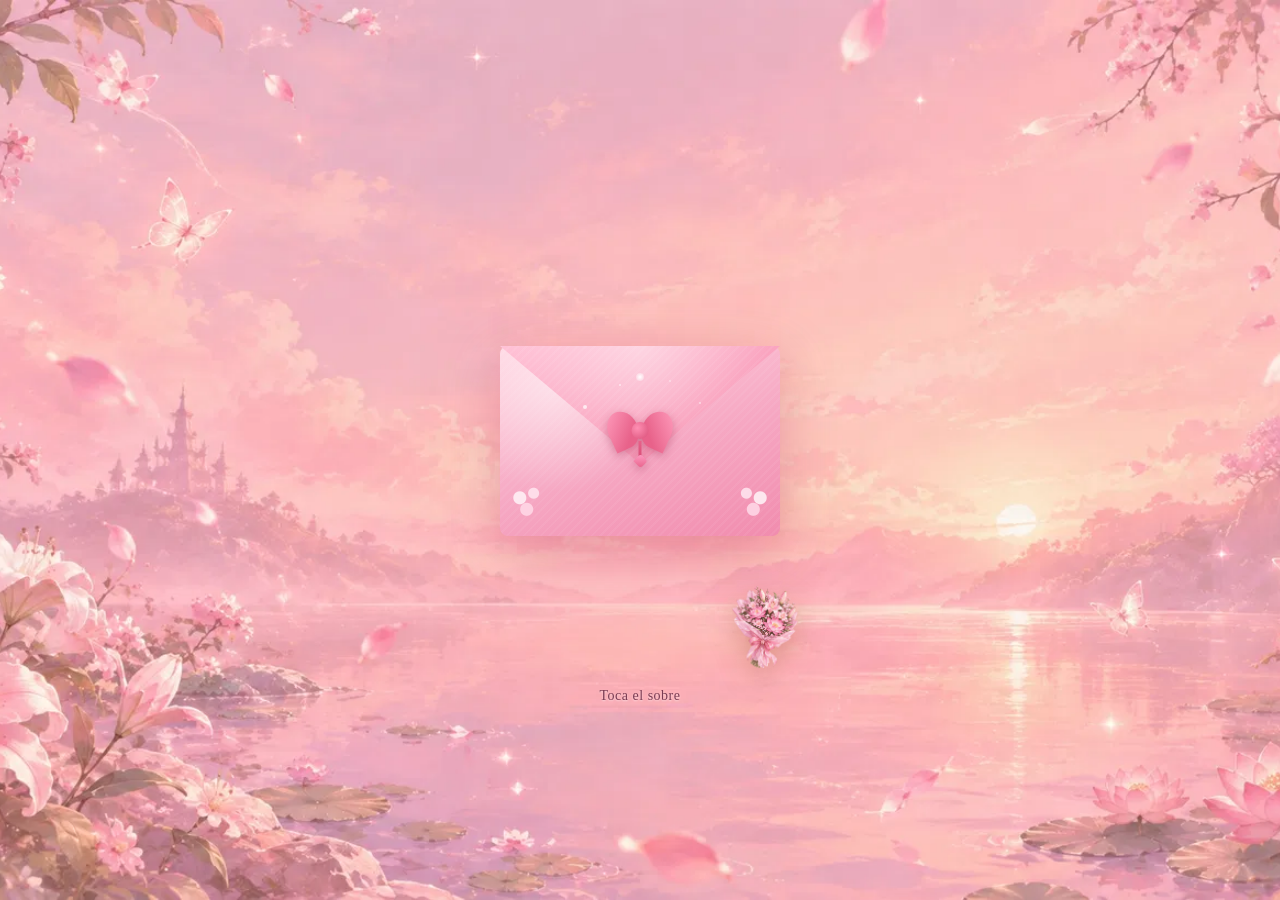
<file: index.html>
<!doctype html>
<html lang="es">
    <head>
        <meta charset="UTF-8" />
        <meta name="viewport" content="width=device-width, initial-scale=1.0" />
        <title>Para ti</title>
        <link rel="stylesheet" href="style.css" />
    </head>
    <body>
        <div id="app">
            <div id="home-petals"></div>

            <section id="view-main" class="view active">
                <div id="scene">
                    <div id="letter-card">
                        <div class="letter-page" data-page="1">
                            <p class="letter-greeting">Para ti</p>
                            <p class="letter-body">
                                Feliz cumple briiiiiiii Espero que la pases muy
                                bien y lo disfrutes
                                muchisisisisisisisisissisisisisisisiiisimooooo
                                No se que decirte bien, pero solo felicitarte y
                                decirte que te quiero muchísimo
                            </p>
                        </div>
                        <div class="letter-page" data-page="2">
                            <p class="letter-body">
                                Aun que no sea mucho esta basura que he echo
                                espero que te guste y lo disfrutes, no soy tan
                                experto ni nada, he ido viendo y hay cosas que
                                ni son bonitas pero espero que lo disfrutes,
                                quise hacer más pero al final entregué menos de
                                lo que había planeado jjsjs
                            </p>
                        </div>

                        <div class="letter-page" data-page="3">
                            <p class="letter-body">
                                Muak besitos y te deseo muy feliz cumpleaños bri
                                🍓
                            </p>
                        </div>
                    </div>

                    <div
                        class="letter-navigation"
                        aria-label="Navegación de la carta"
                    >
                        <button
                            class="page-prev"
                            aria-label="Página anterior"
                            type="button"
                        >
                            ‹
                        </button>
                        <button
                            class="page-next"
                            aria-label="Siguiente página"
                            type="button"
                        >
                            ›
                        </button>
                    </div>

                    <div id="envelope">
                        <div class="flap"></div>
                        <div class="pocket"></div>
                        <div class="bow">
                            <div class="bow-loop left"></div>
                            <div class="bow-loop right"></div>
                            <div class="bow-knot"></div>
                            <div class="bow-charm"></div>
                        </div>
                    </div>

                    <a
                        id="bouquet"
                        href="flores.html"
                        aria-label="Ramo de flores"
                    >
                        <img
                            src="assets/boton-flores.png"
                            alt="Ramo de flores"
                        />
                    </a>

                    <div class="gifts-row">
                        <a href="netflix.html" class="gift-icon">
                            <span class="gift-bow"></span>
                            <img
                                class="gift-img"
                                src="assets/netflix.png"
                                alt=""
                            />
                        </a>
                        <a href="hachi.html" class="gift-icon">
                            <span class="gift-bow"></span>
                            <img
                                class="gift-img"
                                src="assets/nana.jpg"
                                alt=""
                            />
                        </a>
                        <a href="spotify.html" class="gift-icon">
                            <span class="gift-bow"></span>
                            <img
                                class="gift-img"
                                src="assets/spotify.png"
                                alt=""
                            />
                        </a>
                    </div>
                </div>
                <p id="tap-hint">Toca el sobre</p>
            </section>
        </div>

        <script src="script.js"></script>
    </body>
</html>
</file>
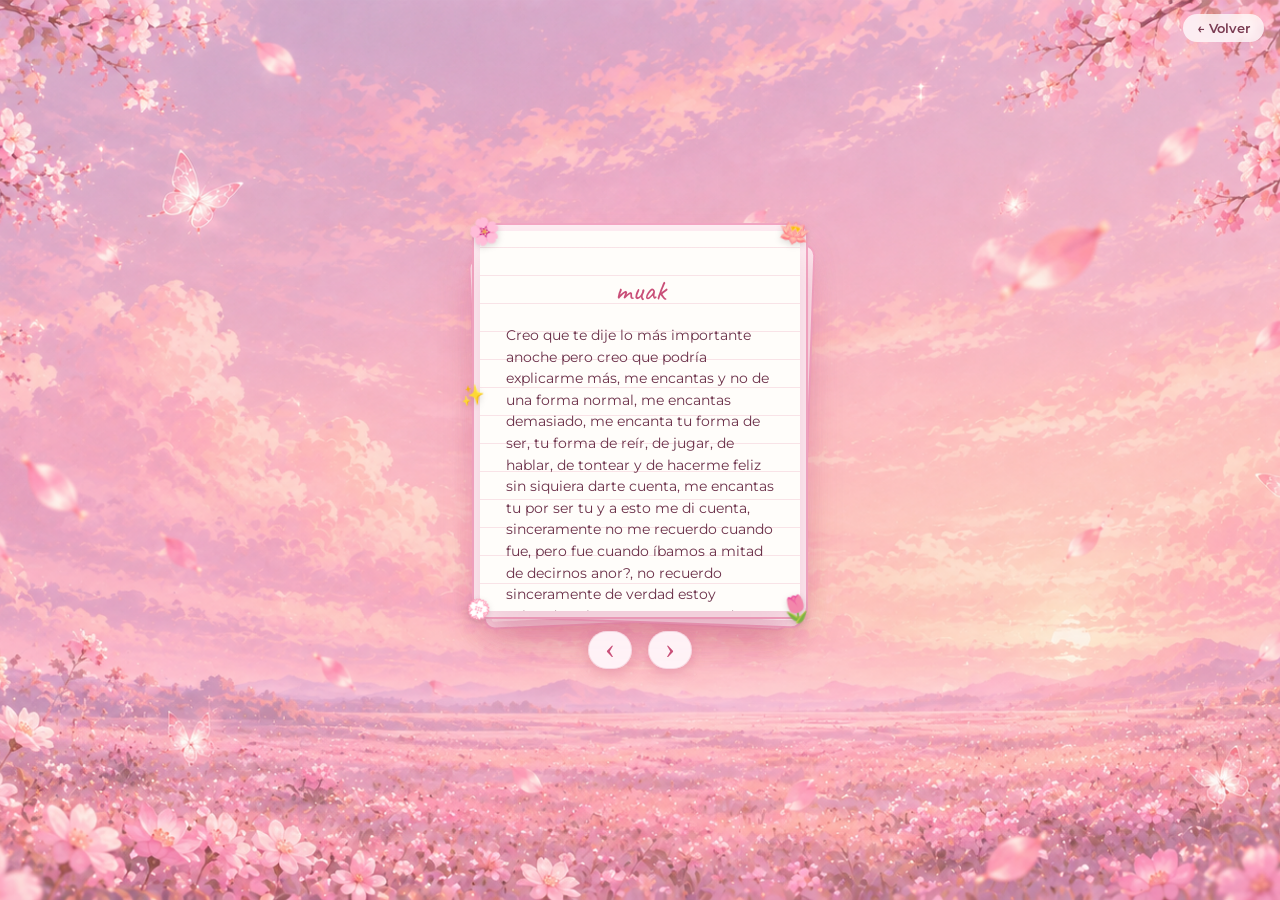
<file: flores.html>
<!doctype html>
<html lang="es">
    <head>
        <meta charset="UTF-8" />
        <meta name="viewport" content="width=device-width, initial-scale=1.0" />
        <title>Para ti 🌸</title>
        <link rel="preconnect" href="https://fonts.googleapis.com" />
        <link
            href="https://fonts.googleapis.com/css2?family=Caveat:wght@600;700&family=Montserrat:wght@400;600&display=swap"
            rel="stylesheet"
        />
        <link rel="stylesheet" href="flores.css" />
    </head>
    <body>
        <a href="index.html" class="gs-back">← Volver</a>

        <div id="gs-petals"></div>

        <main class="gs-main">
            <div id="gs-note" class="gs-note">
                <span class="gs-sticker st1">🌸</span>
                <span class="gs-sticker st2">🪷</span>
                <span class="gs-sticker st3">✨</span>
                <span class="gs-sticker st4">🌷</span>
                <span class="gs-sticker st5">💮</span>

                <div class="gs-page" data-page="1">
                    <p class="gs-note-title">muak</p>
                    <p class="gs-note-body">
                        Creo que te dije lo más importante anoche pero creo que
                        podría explicarme más, me encantas y no de una forma
                        normal, me encantas demasiado, me encanta tu forma de
                        ser, tu forma de reír, de jugar, de hablar, de tontear y
                        de hacerme feliz sin siquiera darte cuenta, me encantas
                        tu por ser tu y a esto me di cuenta, sinceramente no me
                        recuerdo cuando fue, pero fue cuando íbamos a mitad de
                        decirnos anor?, no recuerdo sinceramente de verdad estoy
                        echando cabeza pero no recuerdo, solo se que en un
                        momento me encantaste y no dejaste de hacerlo. Me
                        encantaba cuando me decías anor cof cof porque cof cof
                        supongo que lo sabes. Bueno también el porque me di
                        cuenta o porque de mis sentimientos mmmmm, creo que me
                        di cuenta porque ya habíamos sobrepasado el chiste
                        jsjssjs, ya era más cariño de lo normal, quería seguir
                        manteniendo distancia porque no sabía que querías tu, de
                        verdad no quería que malinterpretaras mi querer con algo
                        como te había dicho en lo anterior respecto a tu edad, y
                        la verdad, le sigo teniendo miedo a eso, amo tu ser,
                        siento que con tan solo un hola tuyo me arreglas un mal
                        día, así que de verdad no se explicarlo más que esto, me
                        faltan palabras, me sobran sentimientos y me gustaría
                        que los sintieras, que sientas con la intensidad que
                        quiero y me encanta como eres, tanto que me termine
                        enamorando por como eres antes de por como te veías,
                        siempre pensé que eras bonita pero me pudo más tu forma
                        de ser jeje.
                    </p>
                </div>

                <div class="gs-page" data-page="2">
                    <p class="gs-note-body">
                        Y creo que el porque de mis sentimientos quedo más que
                        claro, pero te explicaré más, en simples palabras, me
                        encantas, me encanta como eres, amo como eres, de verdad
                        me encanta y gusta demasiado tu forma de ser, siento que
                        eres alguien muy divertida, muy segura de si misma,
                        inteligente pero a la vez algo tonta que hace que tengas
                        un encanto único, de verdad ME ENCANTARÍA EXPLICARTE
                        TODO, PERO NO SE COMO, ME ENCANTAS, ME ENCANTAS
                        DEMASIADO Y NO SE COMO DECÍRTELO, necesito explicarlo
                        pero de verdad quedo corto, me gusta como te ríes, como
                        hablas, como eres tan risueña, como me manipulas cof
                        cof, como me demuestras tu cariño, como con una simple
                        acción tuya me hace sentir feliz y completo, como al
                        pasar tiempo contigo es demasiado placentero, porque al
                        final no importa pase lo que pase se que mientras estés
                        ahí me voy a divertir.
                    </p>
                </div>

                <div class="gs-page" data-page="3">
                    <p class="gs-note-body">
                        Me gustaría explicártelo de una forma más extendida, de
                        una forma que entiendas cada rincón de mi corazón, cada
                        sonrisa y actuar hacia a ti, cada te amo, cada tqm, cada
                        sticker cariñoso, cada tiktok o reels sea lo que sea, al
                        igual que dedicarte música o ponerla en mi notas de ig
                        esperando que las escuches y más, pero, pero no puedo,
                        no encuentro las palabras adecuadas, tampoco sé si
                        acciones demostrarán todo esto, así que por ahora es tan
                        solamente esto bri.
                    </p>
                </div>

                <div class="gs-page" data-page="4">
                    <p class="gs-note-body">
                        Me encantas, te amo y te quiero mucho mi pastelito de
                        fresa 🍰🍓
                    </p>
                </div>
            </div>

            <div class="gs-navigation" aria-label="Navegación de la carta">
                <button
                    class="gs-prev"
                    aria-label="Página anterior"
                    type="button"
                >
                    ‹
                </button>
                <button
                    class="gs-next"
                    aria-label="Siguiente página"
                    type="button"
                >
                    ›
                </button>
            </div>
        </main>

        <script>
            const container = document.getElementById('gs-petals')
            const total = 22
            for (let i = 0; i < total; i++) {
                const petal = document.createElement('span')
                petal.className = 'gs-petal'
                petal.style.left = Math.random() * 100 + 'vw'
                petal.style.animationDuration = 7 + Math.random() * 6 + 's'
                petal.style.animationDelay = Math.random() * 8 + 's'
                petal.style.width = petal.style.height =
                    8 + Math.random() * 10 + 'px'
                petal.style.opacity = 0.6 + Math.random() * 0.4
                container.appendChild(petal)
            }

            let pageOrder = Array.from(document.querySelectorAll('.gs-page'))
            function updateStack() {
                pageOrder.forEach((page, i) => {
                    page.classList.remove(
                        'gs-pos-0',
                        'gs-pos-1',
                        'gs-pos-2',
                        'gs-pos-3',
                    )
                    page.classList.add('gs-pos-' + i)
                })
            }
            document.querySelectorAll('.gs-next').forEach((btn) => {
                btn.addEventListener('click', () => {
                    pageOrder.push(pageOrder.shift())
                    updateStack()
                })
            })
            updateStack()
            document.querySelectorAll('.gs-prev').forEach((btn) => {
                btn.addEventListener('click', () => {
                    pageOrder.unshift(pageOrder.pop())
                    updateStack()
                })
            })
        </script>
    </body>
</html>
</file>
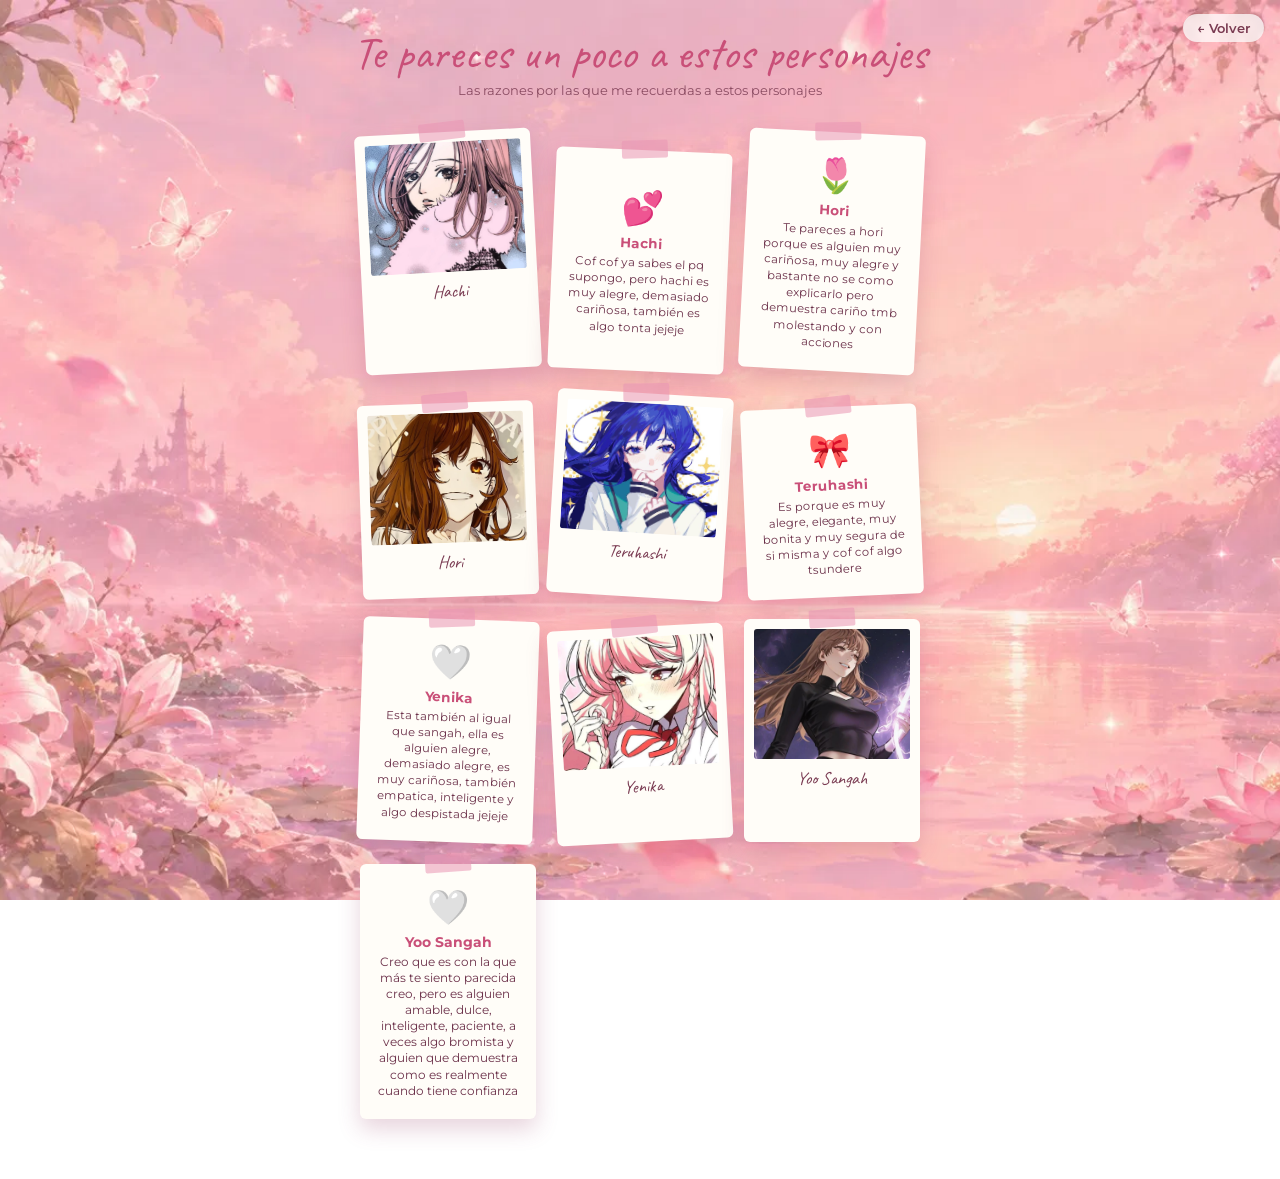
<file: hachi.html>
<!doctype html>
<html lang="es">
    <head>
        <meta charset="UTF-8" />
        <meta name="viewport" content="width=device-width, initial-scale=1.0" />
        <title>Te pareces a</title>
        <link rel="preconnect" href="https://fonts.googleapis.com" />
        <link
            href="https://fonts.googleapis.com/css2?family=Montserrat:wght@400;600;700&family=Caveat:wght@600;700&display=swap"
            rel="stylesheet"
        />
        <link rel="stylesheet" href="hachi.css" />
    </head>
    <body>
        <a href="index.html" class="hc-back">← Volver</a>

        <header class="hc-header">
            <p class="hc-title">Te pareces un poco a estos personajes</p>
            <p class="hc-subtitle">
                Las razones por las que me recuerdas a estos personajes
            </p>
        </header>

        <main class="hc-board">
            <div class="hc-card hc-photo hc-r1">
                <img src="assets/Favoritos/hachi.png" alt="" />
                <p class="hc-caption">Hachi</p>
            </div>

            <div class="hc-card hc-note hc-r2">
                <p class="hc-emoji">💕</p>
                <p class="hc-name">Hachi</p>
                <p class="hc-phrase">
                    Cof cof ya sabes el pq supongo, pero hachi es muy alegre,
                    demasiado cariñosa, también es algo tonta jejeje
                </p>
            </div>

            <div class="hc-card hc-note hc-r3">
                <p class="hc-emoji">🌷</p>
                <p class="hc-name">Hori</p>
                <p class="hc-phrase">
                    Te pareces a hori porque es alguien muy cariñosa, muy alegre
                    y bastante no se como explicarlo pero demuestra cariño tmb
                    molestando y con acciones
                </p>
            </div>

            <div class="hc-card hc-photo hc-r4">
                <img src="assets/Favoritos/hori.png" alt="" />
                <p class="hc-caption">Hori</p>
            </div>

            <div class="hc-card hc-photo hc-r5">
                <img src="assets/Favoritos/teruhashi.png" alt="" />
                <p class="hc-caption">Teruhashi</p>
            </div>

            <div class="hc-card hc-note hc-r6">
                <p class="hc-emoji">🎀</p>
                <p class="hc-name">Teruhashi</p>
                <p class="hc-phrase">
                    Es porque es muy alegre, elegante, muy bonita y muy segura
                    de si misma y cof cof algo tsundere
                </p>
            </div>

            <div class="hc-card hc-note hc-r7">
                <p class="hc-emoji">🤍</p>
                <p class="hc-name">Yenika</p>
                <p class="hc-phrase">
                    Esta también al igual que sangah, ella es alguien alegre,
                    demasiado alegre, es muy cariñosa, también empatica,
                    inteligente y algo despistada jejeje
                </p>
            </div>

            <div class="hc-card hc-photo hc-r8">
                <img src="assets/Favoritos/yenika.png" alt="" />
                <p class="hc-caption">Yenika</p>
            </div>

            <div class="hc-card hc-photo hc-r10">
                <img src="assets/Favoritos/Yoo-sangah.png" alt="" />
                <p class="hc-caption">Yoo Sangah</p>
            </div>

            <div class="hc-card hc-note hc-r9">
                <p class="hc-emoji">🤍</p>
                <p class="hc-name">Yoo Sangah</p>
                <p class="hc-phrase">
                    Creo que es con la que más te siento parecida creo, pero es
                    alguien amable, dulce, inteligente, paciente, a veces algo
                    bromista y alguien que demuestra como es realmente cuando
                    tiene confianza
                </p>
            </div>
        </main>
    </body>
</html>
</file>
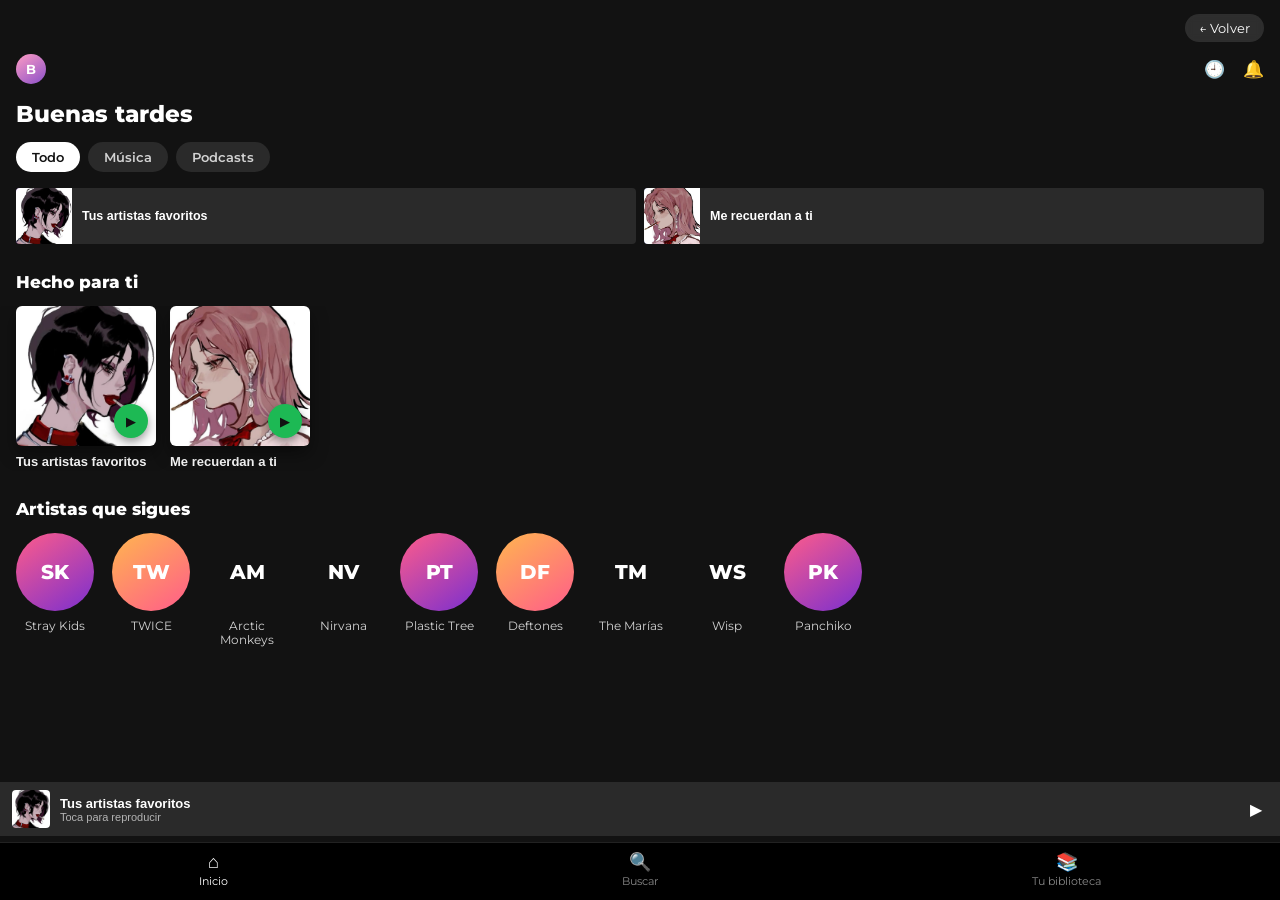
<file: spotify.html>
<!doctype html>
<html lang="es">
    <head>
        <meta charset="UTF-8" />
        <meta name="viewport" content="width=device-width, initial-scale=1.0" />
        <title>Spotify</title>
        <link rel="preconnect" href="https://fonts.googleapis.com" />
        <link
            href="https://fonts.googleapis.com/css2?family=Montserrat:wght@400;500;600;700;800&display=swap"
            rel="stylesheet"
        />
        <link rel="stylesheet" href="spotify.css" />
    </head>
    <body>
        <a href="index.html" class="sp-back">← Volver</a>

        <header class="sp-header">
            <div class="sp-avatar">B</div>
            <div class="sp-header-icons">
                <span>🕘</span>
                <span>🔔</span>
            </div>
        </header>

        <h1 class="sp-greeting">Buenas tardes</h1>

        <div class="sp-chips">
            <button class="sp-chip active">Todo</button>
            <button class="sp-chip">Música</button>
            <button class="sp-chip">Podcasts</button>
        </div>

        <div class="sp-quick-grid">
            <button class="sp-quick-item" data-playlist="1">
                <div
                    class="sp-quick-cover sp-cover-1"
                    style="
                        background-image: url('assets/spotify/playlist-1.png');
                    "
                ></div>
                <span>Tus artistas favoritos</span>
            </button>
            <button class="sp-quick-item" data-playlist="2">
                <div
                    class="sp-quick-cover sp-cover-2"
                    style="
                        background-image: url('assets/spotify/playlist-2.png');
                    "
                ></div>
                <span>Me recuerdan a ti</span>
            </button>
        </div>

        <section class="sp-shelf">
            <p class="sp-shelf-title">Hecho para ti</p>
            <div class="sp-shelf-row">
                <button class="sp-shelf-card" data-playlist="1">
                    <div class="sp-shelf-cover sp-cover-1">
                        <span class="sp-shelf-play">▶</span>
                    </div>
                    <p>Tus artistas favoritos</p>
                </button>
                <button class="sp-shelf-card" data-playlist="2">
                    <div class="sp-shelf-cover sp-cover-2">
                        <span class="sp-shelf-play">▶</span>
                    </div>
                    <p>Me recuerdan a ti</p>
                </button>
            </div>
        </section>

        <section class="sp-shelf">
            <p class="sp-shelf-title">Artistas que sigues</p>
            <div class="sp-artists">
                <div class="sp-artist">
                    <div
                        class="sp-artist-avatar sp-artist-1"
                        data-artist-url="https://open.spotify.com/artist/2dIgFjalVxs4ThymZ67YCE?si=BAe1epQMQGuuUwHddTSamQ"
                    >
                        SK
                    </div>
                    <p>Stray Kids</p>
                </div>

                <div class="sp-artist">
                    <div
                        class="sp-artist-avatar sp-artist-2"
                        data-artist-url="https://open.spotify.com/artist/7n2Ycct7Beij7Dj7meI4X0?si=_vy0rcecR0m0yj33S60Tdw"
                    >
                        TW
                    </div>
                    <p>TWICE</p>
                </div>

                <div class="sp-artist">
                    <div
                        class="sp-artist-avatar sp-artist-3"
                        data-artist-url="https://open.spotify.com/artist/7Ln80lUS6He07XvHI8qqHH?si=anCWbg0xRayUEGR8-gUFQQ"
                    >
                        AM
                    </div>
                    <p>Arctic Monkeys</p>
                </div>

                <div class="sp-artist">
                    <div
                        class="sp-artist-avatar sp-artist-4"
                        data-artist-url="https://open.spotify.com/artist/6olE6TJLqED3rqDCT0FyPh?si=oQq4wxOgSUuzB-Azwpy-bA"
                    >
                        NV
                    </div>
                    <p>Nirvana</p>
                </div>

                <div class="sp-artist">
                    <div
                        class="sp-artist-avatar sp-artist-1"
                        data-artist-url="https://open.spotify.com/artist/5O4DsTkJ6z2eTSvIHZ6sDo?si=BnNYeELJTl-avHwfZ4pKIg"
                    >
                        PT
                    </div>
                    <p>Plastic Tree</p>
                </div>

                <div class="sp-artist">
                    <div
                        class="sp-artist-avatar sp-artist-2"
                        data-artist-url="https://open.spotify.com/artist/6Ghvu1VvMGScGpOUJBAHNH?si=HcF2DWm2RGeTLvFlY1YQOg"
                    >
                        DF
                    </div>
                    <p>Deftones</p>
                </div>

                <div class="sp-artist">
                    <div
                        class="sp-artist-avatar sp-artist-3"
                        data-artist-url="https://open.spotify.com/artist/2sSGPbdZJkaSE2AbcGOACx?si=FlskGrMATI-xdF_uqxZipA"
                    >
                        TM
                    </div>
                    <p>The Marías</p>
                </div>

                <div class="sp-artist">
                    <div
                        class="sp-artist-avatar sp-artist-4"
                        data-artist-url="https://open.spotify.com/artist/3TJZG17pjOKXwx1ELKJPfm?si=F8As59QbRACVY4IOYBjrDQ"
                    >
                        WS
                    </div>
                    <p>Wisp</p>
                </div>

                <div class="sp-artist">
                    <div
                        class="sp-artist-avatar sp-artist-1"
                        data-artist-url="https://open.spotify.com/artist/4KEHIUSoWCcqrk8AddTE1O?si=5AGp9-Q_TDCpN1Zyv6g7NQ"
                    >
                        PK
                    </div>
                    <p>Panchiko</p>
                </div>
            </div>
        </section>

        <div class="sp-bottom-spacer"></div>

        <button class="sp-miniplayer" id="sp-miniplayer">
            <div class="sp-mini-cover sp-cover-1" id="sp-mini-cover">♪</div>
            <div class="sp-mini-info">
                <p class="sp-mini-title" id="sp-mini-title">
                    Tus artistas favoritos
                </p>
                <p class="sp-mini-sub">Toca para reproducir</p>
            </div>
            <span class="sp-mini-play">▶</span>
        </button>

        <nav class="sp-navbar">
            <div class="sp-nav-item active">
                <span>⌂</span>
                <p>Inicio</p>
            </div>
            <div class="sp-nav-item">
                <span>🔍</span>
                <p>Buscar</p>
            </div>
            <div class="sp-nav-item">
                <span>📚</span>
                <p>Tu biblioteca</p>
            </div>
        </nav>

        <div class="sp-backdrop" id="sp-backdrop"></div>

        <div class="sp-player-sheet" id="sp-player-sheet">
            <div class="sp-sheet-handle" id="sp-sheet-close"></div>
            <p class="sp-sheet-title" id="sp-sheet-title">
                Tus artistas favoritos
            </p>

            <div class="sp-embed-wrap">
                <iframe
                    id="sp-playlist-iframe"
                    src=""
                    width="100%"
                    height="352"
                    frameborder="0"
                    allowfullscreen=""
                    allow="
                        autoplay;
                        clipboard-write;
                        encrypted-media;
                        fullscreen;
                        picture-in-picture;
                    "
                    loading="lazy"
                >
                </iframe>
            </div>

            <p class="sp-sheet-title" style="margin-top: 24px">
                La canción con la que más te identificas
            </p>
            <div class="sp-embed-wrap">
                <iframe
                    src="https://open.spotify.com/embed/track/2VtXANhW6YpAzsMDQCFkAv?utm_source=generator&theme=0"
                    width="100%"
                    height="152"
                    frameborder="0"
                    allowfullscreen=""
                    allow="
                        autoplay;
                        clipboard-write;
                        encrypted-media;
                        fullscreen;
                        picture-in-picture;
                    "
                    loading="lazy"
                >
                </iframe>
            </div>
        </div>

        <script>
            // Solo el ID de cada playlist (la parte entre /playlist/ y el ?), nunca el link completo
            const playlistIds = {
                1: '4ythnvqm0AuvEcY8WgXvPH',
                2: '0vv3o4RWaUuSIW2xquqd8T',
            }
            const playlistNames = {
                1: 'Tus artistas favoritos',
                2: 'Canciones que me recuerdan a ti',
            }

            const sheet = document.getElementById('sp-player-sheet')
            const backdrop = document.getElementById('sp-backdrop')
            const sheetIframe = document.getElementById('sp-playlist-iframe')
            const sheetTitle = document.getElementById('sp-sheet-title')
            const miniTitle = document.getElementById('sp-mini-title')
            const miniCover = document.getElementById('sp-mini-cover')
            const miniPlayer = document.getElementById('sp-miniplayer')

            let currentPlaylist = '1'

            function openPlaylist(id) {
                currentPlaylist = id
                sheetIframe.src = `https://open.spotify.com/embed/playlist/${playlistIds[id]}?utm_source=generator&theme=0`
                sheetTitle.textContent = playlistNames[id]
                miniTitle.textContent = playlistNames[id]
                miniCover.className = 'sp-mini-cover sp-cover-' + id
                openSheet()
            }

            function openSheet() {
                sheet.classList.add('open')
                backdrop.classList.add('open')
            }

            function closeSheet() {
                sheet.classList.remove('open')
                backdrop.classList.remove('open')
            }

            document.querySelectorAll('[data-playlist]').forEach((el) => {
                el.addEventListener('click', () =>
                    openPlaylist(el.dataset.playlist),
                )
            })

            miniPlayer.addEventListener('click', () =>
                openPlaylist(currentPlaylist),
            )
            document
                .getElementById('sp-sheet-close')
                .addEventListener('click', closeSheet)
            backdrop.addEventListener('click', closeSheet)

            document
                .querySelectorAll('.sp-artist-avatar[data-artist-url]')
                .forEach((el) => {
                    const artistUrl = el.dataset.artistUrl
                    fetch(
                        `https://open.spotify.com/oembed?url=${encodeURIComponent(artistUrl)}`,
                    )
                        .then((res) => res.json())
                        .then((data) => {
                            if (data.thumbnail_url) {
                                el.style.backgroundImage = `url('${data.thumbnail_url}')`
                                el.style.backgroundSize = 'cover'
                                el.style.backgroundPosition = 'center'
                                el.textContent = ''
                            }
                        })
                        .catch(() => {})
                })
        </script>
    </body>
</html>
</file>
<file: style.css>
* {
    margin: 0;
    padding: 0;
    box-sizing: border-box;
}

html,
body {
    height: 100%;
    font-family: 'Georgia', serif;
    overflow: hidden;
}

body {
    background: url('assets/fondo.png') center/cover no-repeat;
}

#app {
    position: relative;
    width: 100%;
    height: 100vh;
}

.view {
    position: absolute;
    inset: 0;
    display: flex;
    flex-direction: column;
    align-items: center;
    justify-content: center;
    padding: 24px;
    opacity: 0;
    pointer-events: none;
    transition: opacity 0.5s ease;
}

.view.active {
    opacity: 1;
    pointer-events: auto;
}

#home-petals {
    position: fixed;
    inset: 0;
    overflow: hidden;
    pointer-events: none;
    z-index: 50;
}

.home-petal {
    position: absolute;
    top: -20px;
    background: radial-gradient(circle at 35% 30%, #ffd3e2, #f78fb0);
    border-radius: 60% 0 60% 0;
    animation-name: home-fall;
    animation-timing-function: linear;
    animation-iteration-count: infinite;
}

@keyframes home-fall {
    0% {
        transform: translateY(-5vh) rotate(0deg);
    }

    100% {
        transform: translateY(105vh) rotate(360deg);
    }
}

#scene {
    position: relative;
    width: 100%;
    max-width: 340px;
    height: 480px;
}

#envelope {
    position: absolute;
    top: 150px;
    left: 50%;
    transform: translateX(-50%);
    width: 280px;
    height: 190px;
    cursor: pointer;
    filter: drop-shadow(0 14px 26px rgba(190, 60, 100, 0.35));
    z-index: 2;
}

.pocket {
    position: absolute;
    inset: 0;
    border-radius: 8px;

    background:
        radial-gradient(
            circle at 20% 20%,
            rgba(255, 255, 255, 0.5),
            transparent 40%
        ),
        repeating-linear-gradient(
            135deg,
            rgba(255, 255, 255, 0.05) 0px,
            rgba(255, 255, 255, 0.05) 2px,
            transparent 2px,
            transparent 6px
        ),
        linear-gradient(160deg, #ffd3e0, #f6a8c3 55%, #f18cae);

    z-index: 1;
}

.pocket::before,
.pocket::after {
    content: '';
    position: absolute;
    width: 46px;
    height: 46px;

    background:
        radial-gradient(circle at 30% 30%, #fff0f5 0 6px, transparent 7px),
        radial-gradient(circle at 60% 20%, #ffe3ee 0 5px, transparent 6px),
        radial-gradient(circle at 45% 55%, #ffd7e6 0 6px, transparent 7px);

    opacity: 0.9;
}

.pocket::before {
    bottom: 6px;
    left: 6px;
}

.pocket::after {
    bottom: 6px;
    right: 6px;
    transform: scaleX(-1);
}

.flap {
    position: absolute;
    top: 0;
    left: 0;
    width: 100%;
    height: 100%;

    clip-path: polygon(0 0, 100% 0, 50% 62%);

    background:
        radial-gradient(
            circle at 50% 0%,
            rgba(255, 255, 255, 0.45),
            transparent 55%
        ),
        repeating-linear-gradient(
            135deg,
            rgba(255, 255, 255, 0.06) 0px,
            rgba(255, 255, 255, 0.06) 2px,
            transparent 2px,
            transparent 6px
        ),
        linear-gradient(160deg, #ffc2d6, #f78fb0 60%, #ef7ca3);

    transform-origin: top center;
    z-index: 3;
    transition: transform 0.7s ease;
}

.flap::after {
    content: '';
    position: absolute;
    top: 14%;
    left: 50%;
    width: 8px;
    height: 8px;

    transform: translateX(-50%);

    background: radial-gradient(circle, #fff, rgba(255, 255, 255, 0));

    border-radius: 50%;

    box-shadow:
        -55px 30px 0 -2px rgba(255, 255, 255, 0.7),
        60px 26px 0 -3px rgba(255, 255, 255, 0.5),
        -20px 8px 0 -3px rgba(255, 255, 255, 0.6),
        30px 4px 0 -3px rgba(255, 255, 255, 0.4);

    animation: twinkle 2.4s infinite ease-in-out;
}

@keyframes twinkle {
    0%,
    100% {
        opacity: 0.4;
    }

    50% {
        opacity: 1;
    }
}

.bow {
    position: absolute;
    top: 46%;
    left: 50%;
    transform: translate(-50%, -50%);
    z-index: 4;

    width: 64px;
    height: 44px;

    filter: drop-shadow(0 3px 5px rgba(150, 30, 70, 0.35));

    transition: opacity 0.3s ease;
}

.bow-loop {
    position: absolute;
    top: 0;

    width: 30px;
    height: 38px;

    background: linear-gradient(135deg, #ff9dbd, #e8628a 70%);

    border-radius: 50% 50% 50% 0;
}

.bow-loop.left {
    left: 0;
    transform: rotate(-25deg);
}

.bow-loop.right {
    right: 0;
    transform: rotate(25deg) scaleX(-1);
}

.bow-knot {
    position: absolute;
    top: 11px;
    left: 50%;
    transform: translateX(-50%);

    width: 17px;
    height: 17px;

    background: radial-gradient(circle at 35% 35%, #ff8fb3, #d94f78);

    border-radius: 50%;
}

.bow-charm {
    position: absolute;
    top: 30px;
    left: 50%;
    transform: translateX(-50%);

    width: 3px;
    height: 16px;

    background: linear-gradient(#e8628a, #d94f78);
}

.bow-charm::after {
    content: '';
    position: absolute;
    bottom: -9px;
    left: 50%;

    transform: translateX(-50%) rotate(45deg);

    width: 10px;
    height: 10px;

    background: linear-gradient(135deg, #ff9dc4, #e8628a);

    border-radius: 3px 3px 3px 0;
}

#envelope.open .flap {
    transform: rotateX(180deg);
}

#envelope.open .bow {
    opacity: 0;
}

#tap-hint {
    margin-top: 12px;

    color: #7a3b52;
    font-size: 14px;
    letter-spacing: 0.5px;

    text-shadow: 0 1px 2px rgba(255, 255, 255, 0.6);

    animation: pulse 1.8s infinite ease-in-out;

    transition: opacity 0.3s ease;
}

#tap-hint.hide {
    animation: none;
    opacity: 0;
}

@keyframes pulse {
    0%,
    100% {
        opacity: 0.55;
    }

    50% {
        opacity: 1;
    }
}

#bouquet {
    position: absolute;

    top: 390px;
    right: 10px;

    width: 70px;
    height: auto;

    display: block;

    cursor: pointer;

    z-index: 100;

    filter: drop-shadow(0 8px 14px rgba(150, 90, 30, 0.3));

    transition: transform 0.25s ease;
}

#bouquet img {
    width: 100%;
    height: auto;
    display: block;
}

#bouquet:hover {
    transform: translateY(-4px) rotate(-2deg);
}

#bouquet:active {
    transform: scale(0.95);
}

#letter-card {
    position: absolute;
    top: 150px;
    left: 50%;
    width: 100%;
    max-width: 290px;
    height: 230px;
    z-index: 10;

    opacity: 0;
    transform: translate(-50%, -50%) scale(0.5) rotate(0deg);
    transition:
        opacity 0.7s ease,
        transform 0.7s cubic-bezier(0.22, 1.2, 0.36, 1);
    pointer-events: none;
}

#letter-card.show {
    opacity: 1;
    transform: translate(-50%, -50%) scale(1.3) rotate(-1.2deg);
    pointer-events: auto;
}

.letter-page {
    position: absolute;
    inset: 0;

    background:
        repeating-linear-gradient(
            0deg,
            transparent 0 27px,
            rgba(150, 180, 220, 0.35) 27px 28px
        ),
        linear-gradient(
            90deg,
            transparent 0 34px,
            rgba(220, 90, 110, 0.4) 34px 35px,
            transparent 35px 36px
        ),
        #fffdf8;

    padding: 30px 20px 26px 34px;
    text-align: left;
    overflow-y: auto;

    box-shadow:
        0 18px 34px rgba(90, 40, 70, 0.35),
        inset 0 0 40px rgba(220, 180, 190, 0.15);

    transition:
        transform 0.5s cubic-bezier(0.4, 0.1, 0.2, 1),
        opacity 0.4s ease;
}

.stack-pos-0 {
    z-index: 3;
    transform: translate(0, 0) rotate(0deg) scale(1);
    opacity: 1;
    pointer-events: auto;
}

.stack-pos-1 {
    z-index: 2;
    transform: translate(6px, 10px) rotate(2.5deg) scale(0.96);
    opacity: 0.9;
    pointer-events: none;
}

.stack-pos-2 {
    z-index: 1;
    transform: translate(-6px, 16px) rotate(-3deg) scale(0.92);
    opacity: 0.75;
    pointer-events: none;
}

.letter-navigation {
    position: absolute;
    top: 345px;
    opacity: 0;
    visibility: hidden;
    pointer-events: none;
    transition:
        opacity 0.5s ease,
        transform 0.5s ease,
        visibility 0.5s ease;
    left: 50%;
    transform: translateX(-50%);
    display: flex;
    align-items: center;
    justify-content: center;
    gap: 16px;
    width: 150px;
    z-index: 1000;
    pointer-events: none;
    touch-action: manipulation;
}

#letter-card.show + .letter-navigation {
    opacity: 1;
    visibility: visible;
    pointer-events: auto;
    isolation: isolate;
}

.page-next,
.page-prev {
    position: relative;
    inset: auto;
    width: 44px;
    height: 38px;
    border: 0;
    border-radius: 999px;
    background: rgba(255, 245, 249, 0.96);
    color: #c94f78;
    font-family: Georgia, serif;
    font-size: 30px;
    line-height: 1;
    cursor: pointer;
    display: flex;
    align-items: center;
    justify-content: center;
    padding: 0 0 4px;
    box-shadow:
        0 5px 14px rgba(180, 65, 105, 0.25),
        inset 0 0 0 1px rgba(201, 79, 120, 0.16);
    transition:
        transform 0.2s ease,
        background 0.2s ease,
        box-shadow 0.2s ease;
    -webkit-tap-highlight-color: transparent;
    touch-action: manipulation;
    user-select: none;
    -webkit-user-select: none;
    position: relative;
    z-index: 1001;
}

.page-next:hover,
.page-prev:hover {
    transform: translateY(-2px);
    background: #fff;
    box-shadow:
        0 7px 16px rgba(180, 65, 105, 0.3),
        inset 0 0 0 1px rgba(201, 79, 120, 0.2);
}

.page-next:active,
.page-prev:active {
    transform: scale(0.92);
}

.letter-greeting {
    font-size: 19px;
    color: #c94f78;
    margin-bottom: 10px;
    font-style: italic;
}

.letter-body {
    font-size: 13px;
    line-height: 24px;
    color: #4a3038;
}

.gifts-row {
    position: absolute;

    bottom: 20px;
    left: 0;

    width: 100%;

    display: flex;
    justify-content: center;

    gap: 16px;

    z-index: 30;
}

.gift-icon {
    --slot-x: 0px;

    position: relative;

    width: 52px;
    height: 52px;

    border: none;
    border-radius: 12px;

    background: linear-gradient(145deg, #ff9dc4, #e8628a);

    box-shadow:
        0 6px 14px rgba(220, 90, 130, 0.45),
        inset 0 2px 3px rgba(255, 255, 255, 0.5);

    cursor: pointer;

    opacity: 0;

    z-index: 30;

    display: block;

    text-decoration: none;

    transition:
        transform 0.2s ease,
        box-shadow 0.2s ease;
}

.gift-icon:hover {
    transform: translateY(-4px) scale(1.08);

    box-shadow:
        0 10px 20px rgba(220, 90, 130, 0.55),
        inset 0 2px 3px rgba(255, 255, 255, 0.6);
}

.gift-icon:active {
    transform: scale(0.95);
}

.gift-icon:nth-child(1) {
    --slot-x: -102px;
}

.gift-icon:nth-child(2) {
    --slot-x: -34px;
}

.gift-icon:nth-child(3) {
    --slot-x: 34px;
}

.gift-icon:nth-child(4) {
    --slot-x: 102px;
}

.gifts-row.fly .gift-icon {
    animation: fly-out 0.9s cubic-bezier(0.3, 0.8, 0.4, 1) forwards;
}

.gifts-row.fly .gift-icon:nth-child(1) {
    animation-delay: 0.05s;
}

.gifts-row.fly .gift-icon:nth-child(2) {
    animation-delay: 0.18s;
}

.gifts-row.fly .gift-icon:nth-child(3) {
    animation-delay: 0.31s;
}

.gifts-row.fly .gift-icon:nth-child(4) {
    animation-delay: 0.44s;
}

@keyframes fly-out {
    0% {
        opacity: 0;

        transform: translate(calc(-1 * var(--slot-x)), -230px) scale(0.3)
            rotate(0deg);
    }

    55% {
        opacity: 1;

        transform: translate(calc(-1 * var(--slot-x) * 0.35), -270px)
            scale(1.15) rotate(12deg);
    }

    100% {
        opacity: 1;

        transform: translate(0, 0) scale(1) rotate(0deg);
    }
}

.gift-bow {
    position: absolute;

    top: -7px;
    left: 50%;

    transform: translateX(-50%);

    width: 22px;
    height: 12px;
}

.gift-bow::before,
.gift-bow::after {
    content: '';

    position: absolute;

    top: 0;

    width: 10px;
    height: 12px;

    background: #fff6f9;

    border-radius: 50% 50% 50% 0;

    box-shadow: 0 1px 3px rgba(0, 0, 0, 0.15);
}

.gift-bow::before {
    left: 0;
    transform: rotate(-20deg);
}

.gift-bow::after {
    right: 0;
    transform: rotate(20deg) scaleX(-1);
}

.gift-svg {
    position: absolute;

    top: 50%;
    left: 50%;

    transform: translate(-50%, -50%);

    width: 26px;
    height: 26px;
}

.gift-img {
    position: absolute;

    top: 50%;
    left: 50%;

    transform: translate(-50%, -50%);

    width: 28px;
    height: 28px;

    object-fit: contain;

    transition: transform 0.2s ease;
}

.gift-icon:hover .gift-img {
    transform: translate(-50%, -50%) scale(1.12) rotate(-4deg);
}

.gift-icon:active .gift-img {
    transform: translate(-50%, -50%) scale(0.92);
}

#detail-card {
    background: #fffdf8;

    border-radius: 14px;

    padding: 26px 22px;

    max-width: 320px;
    width: 100%;

    max-height: 80vh;

    overflow-y: auto;

    box-shadow: 0 18px 40px rgba(90, 40, 70, 0.3);

    animation: detailIn 0.4s ease;
}

@keyframes detailIn {
    from {
        opacity: 0;
        transform: translateY(16px);
    }

    to {
        opacity: 1;
        transform: translateY(0);
    }
}

#btn-back {
    border: none;
    background: none;

    color: #c94f78;

    font-family: inherit;
    font-size: 14px;

    cursor: pointer;

    margin-bottom: 14px;
    padding: 0;
}

#detail-content h2 {
    color: #c94f78;
    font-size: 19px;
    margin-bottom: 12px;
}

#detail-content p {
    font-size: 14.5px;
    line-height: 1.7;
    color: #4a3038;
}

@media (max-width: 600px) {
    .view {
        padding: 10px;
        justify-content: center;
    }

    #scene {
        position: relative;
        width: 100%;
        max-width: 340px;
        height: 520px;
        isolation: isolate;
    }

    #envelope {
        top: 90px;
        left: 50%;
        width: 250px;
        height: 170px;
    }

    #letter-card {
        top: 90px;
        left: 50%;

        width: calc(100% - 30px);
        max-width: 270px;

        height: 250px;
    }

    #letter-card.show {
        transform: translate(-50%, -50%) scale(1) rotate(-1.2deg);
    }

    .letter-page {
        padding: 28px 18px 55px 34px;
    }

    .letter-greeting {
        font-size: 19px;
    }

    .letter-body {
        font-size: 13.5px;
        line-height: 22px;
    }

    .page-next {
        width: 42px;
        height: 38px;
        font-size: 29px;

        display: flex;
        align-items: center;
        justify-content: center;
    }

    .letter-navigation {
        top: 300px;
        left: 50%;
        z-index: 1000;
        width: 140px;
        gap: 14px;
    }

    .page-next,
    .page-prev {
        width: 42px;
        height: 38px;
        font-size: 29px;
    }

    #bouquet {
        position: absolute;
        top: 375px;
        right: 5px;
        width: 65px;
        height: auto;
        display: block;
        z-index: 100;
    }

    #bouquet img {
        width: 100%;
        height: auto;
        display: block;
    }

    .gifts-row {
        position: absolute;
        bottom: 10px;
        left: 0;
        width: 100%;
        gap: 10px;
        z-index: 100;
    }

    .gift-icon {
        width: 48px;
        height: 48px;
    }

    .gift-img {
        width: 26px;
        height: 26px;
    }

    .gift-svg {
        width: 24px;
        height: 24px;
    }

    #tap-hint {
        margin-top: 8px;
        font-size: 13px;
    }
}

@media (max-width: 360px) {
    #scene {
        max-width: 320px;
        height: 480px;
    }

    #envelope {
        top: 80px;
        width: 235px;
        height: 160px;
    }

    #letter-card {
        top: 80px;
        max-width: 250px;
        height: 240px;
    }

    .letter-page {
        padding: 25px 16px 52px 30px;
    }

    .page-next {
        width: 40px;
        height: 38px;
    }

    .letter-navigation {
        top: 285px;
        z-index: 1000;
    }

    #bouquet {
        top: 355px;
        right: 3px;
        width: 60px;
    }

    .gifts-row {
        bottom: 8px;
        gap: 7px;
    }

    .gift-icon {
        width: 45px;
        height: 45px;
    }
}
</file>
<file: flores.css>
* {
    margin: 0;
    padding: 0;
    box-sizing: border-box;
}

body {
    min-height: 100vh;
    overflow-x: hidden;
    background: url('assets/fondo-flores.png') center/cover no-repeat fixed;
    font-family: 'Montserrat', sans-serif;
}

.gs-back {
    position: fixed;
    top: 14px;
    right: 16px;
    z-index: 100;
    color: #7a3b52;
    text-decoration: none;
    font-size: 13px;
    font-weight: 600;
    background: rgba(255, 255, 255, 0.75);
    padding: 6px 14px;
    border-radius: 20px;
    backdrop-filter: blur(4px);
}

#gs-petals {
    position: fixed;
    inset: 0;
    overflow: hidden;
    pointer-events: none;
    z-index: 1;
}

.gs-petal {
    position: absolute;
    top: -20px;
    background: radial-gradient(circle at 35% 30%, #ffd3e2, #f78fb0);
    border-radius: 60% 0 60% 0;
    animation-name: fall;
    animation-timing-function: linear;
    animation-iteration-count: infinite;
}

@keyframes fall {
    0% {
        transform: translateY(-5vh) rotate(0deg);
    }
    100% {
        transform: translateY(105vh) rotate(360deg);
    }
}

.gs-main {
    position: relative;
    z-index: 2;
    min-height: 100vh;
    display: flex;
    flex-direction: column;
    align-items: center;
    justify-content: center;
    padding: 40px 20px;
}

.gs-note {
    position: relative;
    max-width: 320px;
    width: 100%;
    height: 380px;
}

.gs-page {
    position: absolute;
    inset: 0;
    background:
        repeating-linear-gradient(
            0deg,
            transparent 0 27px,
            rgba(230, 150, 175, 0.25) 27px 28px
        ),
        #fffdfa;
    border-radius: 4px;
    padding: 40px 26px 34px;
    text-align: center;
    overflow-y: auto;
    box-shadow:
        0 20px 40px rgba(190, 80, 120, 0.25),
        0 0 0 6px #fff0f5,
        0 0 0 8px #f3a8c4;
    transition:
        transform 0.5s cubic-bezier(0.4, 0.1, 0.2, 1),
        opacity 0.4s ease;
}

.gs-pos-0 {
    z-index: 4;
    transform: translate(0, 0) rotate(0deg) scale(1);
    opacity: 1;
    pointer-events: auto;
}
.gs-pos-1 {
    z-index: 3;
    transform: translate(6px, 10px) rotate(2deg) scale(0.97);
    opacity: 0.9;
    pointer-events: none;
}
.gs-pos-2 {
    z-index: 2;
    transform: translate(-6px, 16px) rotate(-2.5deg) scale(0.94);
    opacity: 0.8;
    pointer-events: none;
}
.gs-pos-3 {
    z-index: 1;
    transform: translate(4px, 22px) rotate(3deg) scale(0.91);
    opacity: 0.7;
    pointer-events: none;
}

.gs-note-title {
    font-family: 'Caveat', cursive;
    font-size: 30px;
    color: #c94f78;
    margin-bottom: 16px;
}

.gs-note-body {
    font-size: 13.5px;
    line-height: 1.6;
    color: #6b3049;
    text-align: left;
}

.gs-navigation {
    position: relative;
    z-index: 10;
    display: flex;
    justify-content: center;
    align-items: center;
    gap: 16px;
    margin-top: 20px;
}

.gs-next,
.gs-prev {
    position: relative;
    inset: auto;
    width: 44px;
    height: 38px;
    border: none;
    border-radius: 999px;
    background: rgba(255, 245, 249, 0.96);
    color: #c94f78;
    font-family: Georgia, serif;
    font-size: 30px;
    line-height: 1;
    cursor: pointer;
    display: flex;
    align-items: center;
    justify-content: center;
    padding: 0 0 4px;
    box-shadow:
        0 5px 14px rgba(180, 65, 105, 0.25),
        inset 0 0 0 1px rgba(201, 79, 120, 0.16);
    transition:
        transform 0.2s ease,
        background 0.2s ease,
        box-shadow 0.2s ease;
    -webkit-tap-highlight-color: transparent;
}

.gs-next:hover,
.gs-prev:hover {
    transform: translateY(-2px);
    background: #fff;
    box-shadow:
        0 7px 16px rgba(180, 65, 105, 0.3),
        inset 0 0 0 1px rgba(201, 79, 120, 0.2);
}

.gs-next:active,
.gs-prev:active {
    transform: scale(0.92);
}

.gs-sticker {
    position: absolute;
    font-size: 26px;
    z-index: 10;
    filter: drop-shadow(0 2px 3px rgba(0, 0, 0, 0.15));
}

.st1 {
    top: -16px;
    left: -12px;
    transform: rotate(-15deg);
}
.st2 {
    top: -14px;
    right: -10px;
    transform: rotate(12deg);
}
.st3 {
    top: 40%;
    left: -20px;
    transform: rotate(-8deg);
    font-size: 20px;
}
.st4 {
    bottom: -14px;
    right: -12px;
    transform: rotate(-10deg);
}
.st5 {
    bottom: -10px;
    left: -14px;
    transform: rotate(18deg);
    font-size: 20px;
}

@media (max-width: 600px) {
    .gs-main {
        padding: 54px 16px 24px;
    }
    .gs-note {
        max-width: 320px;
        height: min(380px, 58vh);
        min-height: 300px;
    }
    .gs-navigation {
        margin-top: 18px;
    }
    .gs-next,
    .gs-prev {
        width: 42px;
        height: 38px;
        font-size: 29px;
    }
}
</file>
<file: hachi.css>
* {
    margin: 0;
    padding: 0;
    box-sizing: border-box;
}

body {
    min-height: 100vh;
    background: url('assets/fondo.png') center/cover no-repeat fixed;
    font-family: 'Montserrat', sans-serif;
    padding: 30px 20px 60px;
}

.hc-back {
    position: fixed;
    top: 14px;
    right: 16px;
    z-index: 100;
    color: #7a3b52;
    text-decoration: none;
    font-size: 13px;
    font-weight: 600;
    background: rgba(255, 255, 255, 0.75);
    padding: 6px 14px;
    border-radius: 20px;
    backdrop-filter: blur(4px);
}

.hc-header {
    text-align: center;
    margin-bottom: 34px;
}

.hc-title {
    font-family: 'Caveat', cursive;
    font-size: 46px;
    color: #c94f78;
    line-height: 1;
}

.hc-subtitle {
    font-size: 13px;
    color: #7a3b52;
    margin-top: 6px;
    opacity: 0.85;
}

.hc-board {
    display: grid;
    grid-template-columns: repeat(2, 1fr);
    gap: 22px 16px;
    max-width: 420px;
    margin: 0 auto;
}

.hc-card {
    background: #fffdf8;
    border-radius: 6px;
    padding: 10px 10px 14px;
    box-shadow: 0 10px 22px rgba(150, 60, 100, 0.22);
    position: relative;
    transition: transform 0.2s ease;
}

.hc-card:active {
    transform: scale(0.97);
}

.hc-r1 {
    transform: rotate(-3deg);
}
.hc-r2 {
    transform: rotate(2.5deg);
    margin-top: 18px;
}
.hc-r3 {
    transform: rotate(3deg);
}
.hc-r4 {
    transform: rotate(-2deg);
    margin-top: 10px;
}
.hc-r5 {
    transform: rotate(3.5deg);
}
.hc-r6 {
    transform: rotate(-2.5deg);
    margin-top: 14px;
}
.hc-r7 {
    transform: rotate(2deg);
}
.hc-r8 {
    transform: rotate(-3deg);
    margin-top: 8px;
}

.hc-card::before {
    content: '';
    position: absolute;
    top: -10px;
    left: 50%;
    transform: translateX(-50%) rotate(-4deg);
    width: 46px;
    height: 18px;
    background: rgba(233, 150, 180, 0.55);
    border-radius: 2px;
}

.hc-photo img {
    width: 100%;
    height: 130px;
    object-fit: cover;
    border-radius: 3px;
    display: block;
}

.hc-caption {
    font-family: 'Caveat', cursive;
    font-size: 18px;
    color: #7a3b52;
    text-align: center;
    margin-top: 8px;
}

.hc-note {
    text-align: center;
    padding-top: 22px;
    padding-bottom: 20px;
    min-height: 150px;
    display: flex;
    flex-direction: column;
    justify-content: center;
}

.hc-emoji {
    font-size: 34px;
    margin-bottom: 6px;
}

.hc-name {
    font-size: 13.5px;
    font-weight: 700;
    color: #c94f78;
    margin-bottom: 4px;
}

.hc-phrase {
    font-size: 11.5px;
    color: #6b3049;
    line-height: 1.4;
    padding: 0 6px;
}

@media (min-width: 480px) {
    .hc-board {
        grid-template-columns: repeat(3, 1fr);
        max-width: 560px;
    }
}
</file>
<file: spotify.css>
* {
    margin: 0;
    padding: 0;
    box-sizing: border-box;
}

body {
    background: #121212;
    color: #fff;
    font-family: 'Montserrat', sans-serif;
}

.sp-back {
    position: fixed;
    top: 14px;
    right: 16px;
    z-index: 100;
    color: #fff;
    text-decoration: none;
    font-size: 13px;
    background: rgba(255, 255, 255, 0.12);
    padding: 6px 14px;
    border-radius: 20px;
    backdrop-filter: blur(4px);
}

.sp-header {
    display: flex;
    align-items: center;
    justify-content: space-between;
    padding: 54px 16px 6px;
}

.sp-avatar {
    width: 30px;
    height: 30px;
    border-radius: 50%;
    background: linear-gradient(145deg, #ff9dc4, #8a4fc9);
    display: flex;
    align-items: center;
    justify-content: center;
    font-size: 13px;
    font-weight: 700;
}

.sp-header-icons {
    display: flex;
    gap: 18px;
    font-size: 17px;
}

.sp-greeting {
    font-size: 23px;
    font-weight: 800;
    padding: 10px 16px 14px;
}

.sp-chips {
    display: flex;
    gap: 8px;
    padding: 0 16px 16px;
    overflow-x: auto;
}

.sp-chip {
    border: none;
    background: #2a2a2a;
    color: #d2d2d2;
    font-family: inherit;
    font-size: 13px;
    font-weight: 600;
    padding: 7px 16px;
    border-radius: 20px;
    cursor: pointer;
    white-space: nowrap;
}

.sp-chip.active {
    background: #fff;
    color: #121212;
}

.sp-quick-grid {
    display: grid;
    grid-template-columns: 1fr 1fr;
    gap: 8px;
    padding: 0 16px 28px;
}

.sp-quick-item {
    display: flex;
    align-items: center;
    gap: 10px;
    background: #2a2a2a;
    border: none;
    border-radius: 4px;
    padding: 0;
    overflow: hidden;
    cursor: pointer;
    text-align: left;
}

.sp-quick-cover {
    width: 56px;
    height: 56px;
    flex-shrink: 0;
    display: flex;
    align-items: center;
    justify-content: center;
    font-size: 20px;
    color: rgba(255, 255, 255, 0.85);
}

.sp-cover-1 {
    background-image: url('assets/spotify/playlist-1.png');
    background-size: cover;
    background-position: center;
    background-repeat: no-repeat;
    background-color: #8a4fc9;
}
.sp-cover-2 {
    background-image: url('assets/spotify/playlist-2.png');
    background-size: cover;
    background-position: center;
    background-repeat: no-repeat;
    background-color: #3f4f8a;
}

.sp-quick-item span {
    font-size: 12.5px;
    font-weight: 600;
    color: #fff;
}

.sp-shelf {
    padding: 0 0 28px;
}

.sp-shelf-title {
    font-size: 17px;
    font-weight: 800;
    padding: 0 16px 14px;
}

.sp-shelf-row {
    display: flex;
    gap: 14px;
    padding: 0 16px;
    overflow-x: auto;
}

.sp-shelf-card {
    flex: 0 0 auto;
    width: 140px;
    border: none;
    background: none;
    padding: 0;
    cursor: pointer;
    text-align: left;
}

.sp-shelf-cover {
    position: relative;
    width: 140px;
    height: 140px;
    border-radius: 6px;
    display: flex;
    align-items: center;
    justify-content: center;
    font-size: 30px;
    color: rgba(255, 255, 255, 0.7);
    margin-bottom: 8px;
    box-shadow: 0 8px 18px rgba(0, 0, 0, 0.4);
}

.sp-shelf-play {
    position: absolute;
    bottom: 8px;
    right: 8px;
    width: 34px;
    height: 34px;
    border-radius: 50%;
    background: #1db954;
    color: #121212;
    display: flex;
    align-items: center;
    justify-content: center;
    font-size: 13px;
    box-shadow: 0 4px 10px rgba(0, 0, 0, 0.4);
}

.sp-shelf-card p {
    font-size: 13px;
    font-weight: 600;
    color: #fff;
    line-height: 1.3;
}

.sp-artists {
    display: flex;
    gap: 18px;
    padding: 0 16px;
    overflow-x: auto;
}

.sp-artist {
    flex: 0 0 auto;
    text-align: center;
    width: 78px;
}

.sp-artist-avatar {
    width: 78px;
    height: 78px;
    border-radius: 50%;
    display: flex;
    align-items: center;
    justify-content: center;
    font-size: 20px;
    font-weight: 800;
    color: #fff;
    margin-bottom: 8px;
}

.sp-artist-1 {
    background: linear-gradient(145deg, #ff5c8a, #7a2fcf);
}
.sp-artist-2 {
    background: linear-gradient(145deg, #ffb64f, #ff5c8a);
}

.sp-artist p {
    font-size: 11.5px;
    color: #d2d2d2;
}

.sp-bottom-spacer {
    height: 130px;
}

.sp-miniplayer {
    position: fixed;
    bottom: 64px;
    left: 0;
    width: 100%;
    display: flex;
    align-items: center;
    gap: 10px;
    background: #2a2a2a;
    border: none;
    padding: 8px 12px;
    cursor: pointer;
    z-index: 150;
}

.sp-mini-cover {
    width: 38px;
    height: 38px;
    border-radius: 4px;
    display: flex;
    align-items: center;
    justify-content: center;
    font-size: 14px;
    flex-shrink: 0;
}

.sp-mini-info {
    flex: 1;
    text-align: left;
    min-width: 0;
}

.sp-mini-title {
    font-size: 13px;
    font-weight: 600;
    color: #fff;
    white-space: nowrap;
    overflow: hidden;
    text-overflow: ellipsis;
}

.sp-mini-sub {
    font-size: 11px;
    color: #b3b3b3;
}

.sp-mini-play {
    font-size: 16px;
    color: #fff;
    padding: 0 6px;
}

.sp-navbar {
    position: fixed;
    bottom: 0;
    left: 0;
    width: 100%;
    display: flex;
    background: #000;
    border-top: 1px solid #222;
    padding: 8px 0 12px;
    z-index: 150;
}

.sp-nav-item {
    flex: 1;
    text-align: center;
    color: #888;
    font-size: 10.5px;
}

.sp-nav-item span {
    display: block;
    font-size: 18px;
    margin-bottom: 2px;
}

.sp-nav-item.active {
    color: #fff;
}

.sp-backdrop {
    position: fixed;
    inset: 0;
    background: rgba(0, 0, 0, 0.6);
    z-index: 200;
    opacity: 0;
    pointer-events: none;
    transition: opacity 0.3s ease;
}

.sp-backdrop.open {
    opacity: 1;
    pointer-events: auto;
}

.sp-player-sheet {
    position: fixed;
    bottom: 0;
    left: 0;
    width: 100%;
    max-height: 85vh;
    overflow-y: auto;
    background: #181818;
    border-radius: 18px 18px 0 0;
    padding: 12px 16px 34px;
    z-index: 250;
    transform: translateY(100%);
    transition: transform 0.35s cubic-bezier(0.3, 0.8, 0.4, 1);
}

.sp-player-sheet.open {
    transform: translateY(0);
}

.sp-sheet-handle {
    width: 40px;
    height: 4px;
    background: #555;
    border-radius: 4px;
    margin: 4px auto 16px;
    cursor: pointer;
}

.sp-sheet-title {
    font-size: 16px;
    font-weight: 800;
    margin-bottom: 12px;
}

.sp-embed-wrap {
    border-radius: 12px;
    overflow: hidden;
}

.sp-embed-wrap iframe {
    border-radius: 12px;
}
</file>
